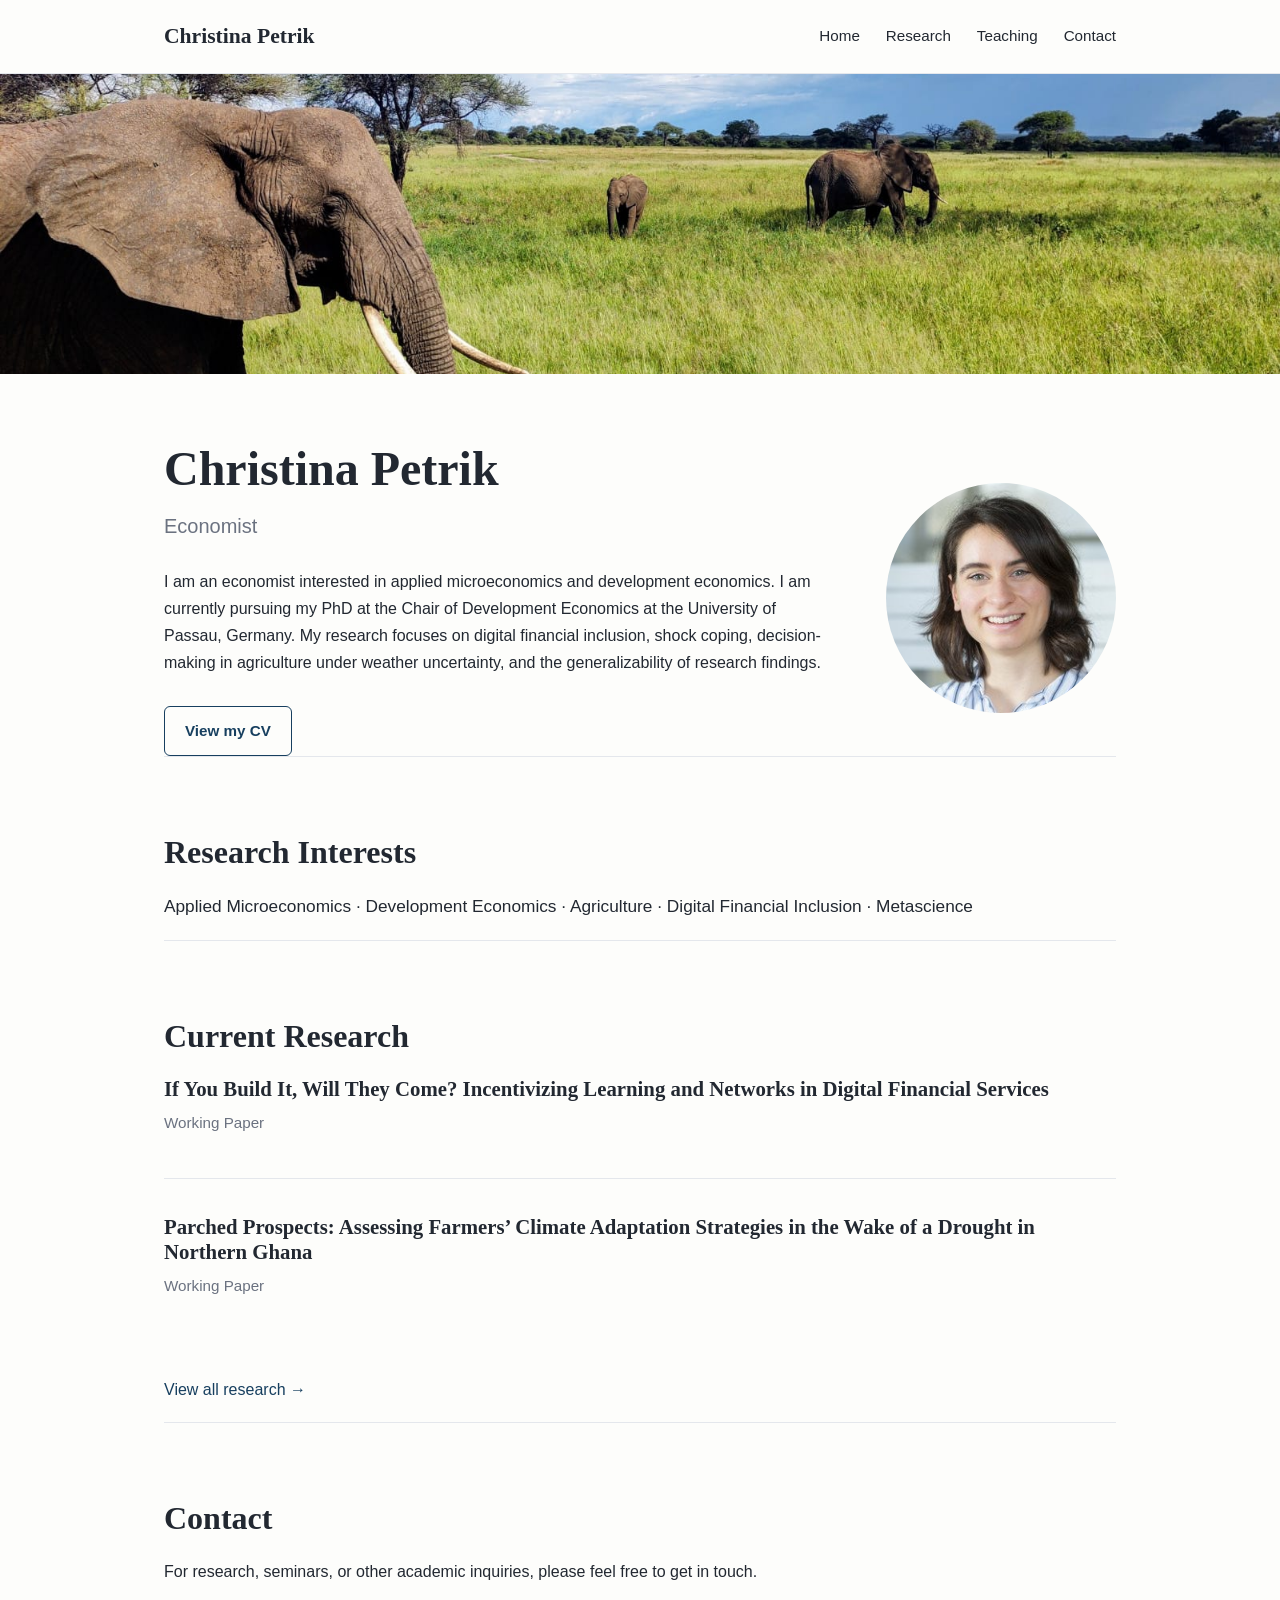
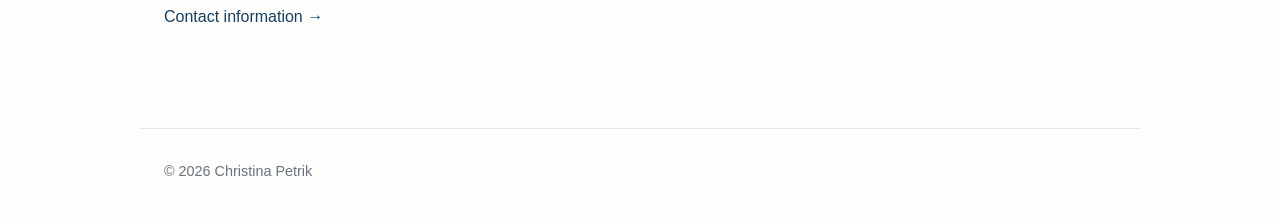
<file: index.html>
<!DOCTYPE html>
<html lang="en">

<head>
    <meta charset="UTF-8">
    <meta name="viewport"
          content="width=device-width, initial-scale=1.0">

    <meta
        name="description"
        content="Christina Petrik - Economist. Research,
        teaching, curriculum vitae, and contact information."
    >

       <meta name="google-site-verification" content="yaRU_UyNCIxmDwBL2a-Xsch4H7n5LRnbWL_2zCJ9XKk" />


    <title>Christina Petrik | Doctoral Researcher</title>

    <link rel="stylesheet" href="style.css">
</head>



<body>

    <!-- NAVIGATION -->
    <nav>
        <div class="nav-container">

            <a class="site-name" href="index.html">
                Christina Petrik
            </a>

            <div class="nav-links">
                <a href="index.html">Home</a>
                <a href="research.html">Research</a>
                <a href="teaching.html">Teaching</a>
                <a href="contact.html">Contact</a>
            </div>

        </div>
    </nav>


    <!-- BANNER IMAGE -->
    <div class="banner">
        <img
            src="images/banner.jpg"
            alt="Banner image"
        >
    </div>


    <!-- MAIN CONTENT -->
    <main class="container">

        <!-- INTRODUCTION -->
        <section class="hero">

            <!-- TEXT ON LEFT -->
            <div class="hero-text">

                <h1>Christina Petrik</h1>

                <p class="subtitle">
                    Economist
                </p>

                <p>
                    I am an economist interested in applied microeconomics and
                    development economics. I am currently pursuing my PhD at the
                    Chair of Development Economics at the University of Passau,
                    Germany. My research focuses on digital financial inclusion,
                    shock coping, decision-making in agriculture under weather
                    uncertainty, and the generalizability of research findings.
                </p>

                <!-- CV BUTTON -->
                <div class="buttons">

                    <a
                        class="button button-secondary"
                        href="CV_CP.pdf"
                        target="_blank"
                    >
                        View my CV
                    </a>

                </div>

            </div>


            <!-- PORTRAIT ON RIGHT -->
            <div class="hero-photo">

                <img
                    src="images/christina.jpg"
                    alt="Christina Petrik"
                >

            </div>

        </section>


        <!-- RESEARCH INTERESTS -->
        <section>

            <h2>Research Interests</h2>

            <p class="research-interests">
                Applied Microeconomics · Development Economics ·
                Agriculture · Digital Financial Inclusion · Metascience
            </p>

        </section>


        <!-- CURRENT RESEARCH -->
        <section>

            <h2>Current Research</h2>


            <!-- PAPER 1 -->
            <div class="research-item">

                <h3>
                    If You Build It, Will They Come?
                    Incentivizing Learning and Networks in Digital Financial Services
                </h3>

                <p class="research-meta">
                    Working Paper
                </p>

                <!--
                <p>
                    Despite the potential positive impacts of digital financial
                    services (DFS) on household welfare, adoption rates remain
                    low in some of the world's poorest countries. A key question
                    is whether households face behavioral, information, or
                    network frictions that marginal incentives can overcome,
                    and how these interact with uneven supply.

                    To investigate this, we conducted a randomized controlled
                    trial in Niger to estimate the effect of information
                    provision and a two-sided financial incentive on DFS
                    adoption, usage, and welfare. We further integrate spatial
                    data on agent networks to assess the role of supply-side
                    constraints on adoption.

                    We find that relaxing information constraints increases
                    awareness and only induces adoption for wealthier households
                    in the short term. By contrast, a modest financial incentive
                    provided to both the receiver and sender of a digital transfer
                    increases both adoption and usage by 200–500%, which persisted
                    over time.

                    This also led to greater savings via mobile money, a greater
                    likelihood of receiving transfers, and higher subjective
                    well-being. We develop a model of learning by doing with
                    network effects to disentangle the mechanisms behind these
                    results and find suggestive evidence for both channels.
                </p>
                -->

            </div>


            <!-- PAPER 2 -->
            <div class="research-item">

                <h3>
                    Parched Prospects: Assessing Farmers’ Climate Adaptation
                    Strategies in the Wake of a Drought in Northern Ghana
                </h3>

                <p class="research-meta">
                    Working Paper
                </p>

                <!--
                <p>
                    Farmers in Sub-Saharan Africa face increasingly frequent
                    weather shocks. A large literature documents their adverse
                    effects on agricultural production and rural livelihoods,
                    but less is known about how differences in weather shock
                    severity shape farmers’ immediate production responses and
                    forward-looking adaptation plans.

                    Using panel data on soybean farmers in northern Ghana, we
                    apply a difference-in-differences design to assess the
                    impacts of an exceptionally severe drought.

                    Our findings show that greater drought severity substantially
                    reduces soybean yields and revenues, but farmers cut labor
                    costs deliberately or because they do not cultivate at all.

                    Higher drought severity is also associated with a higher
                    likelihood of planning short- and long-term adaptation,
                    primarily driven by plans directly within agriculture such
                    as improving or changing agricultural technologies or
                    practices.
                </p>
                -->

            </div>


            <p>
                <a href="research.html">
                    View all research →
                </a>
            </p>

        </section>


        <!-- CONTACT -->
        <section>

            <h2>Contact</h2>

            <p>
                For research, seminars, or other academic inquiries,
                please feel free to get in touch.
            </p>

            <p>
                <a href="contact.html">
                    Contact information →
                </a>
            </p>

        </section>

    </main>


    <!-- FOOTER -->
    <footer>

        <p>
            © 2026 Christina Petrik
        </p>

    </footer>

</body>

</html>
</file>
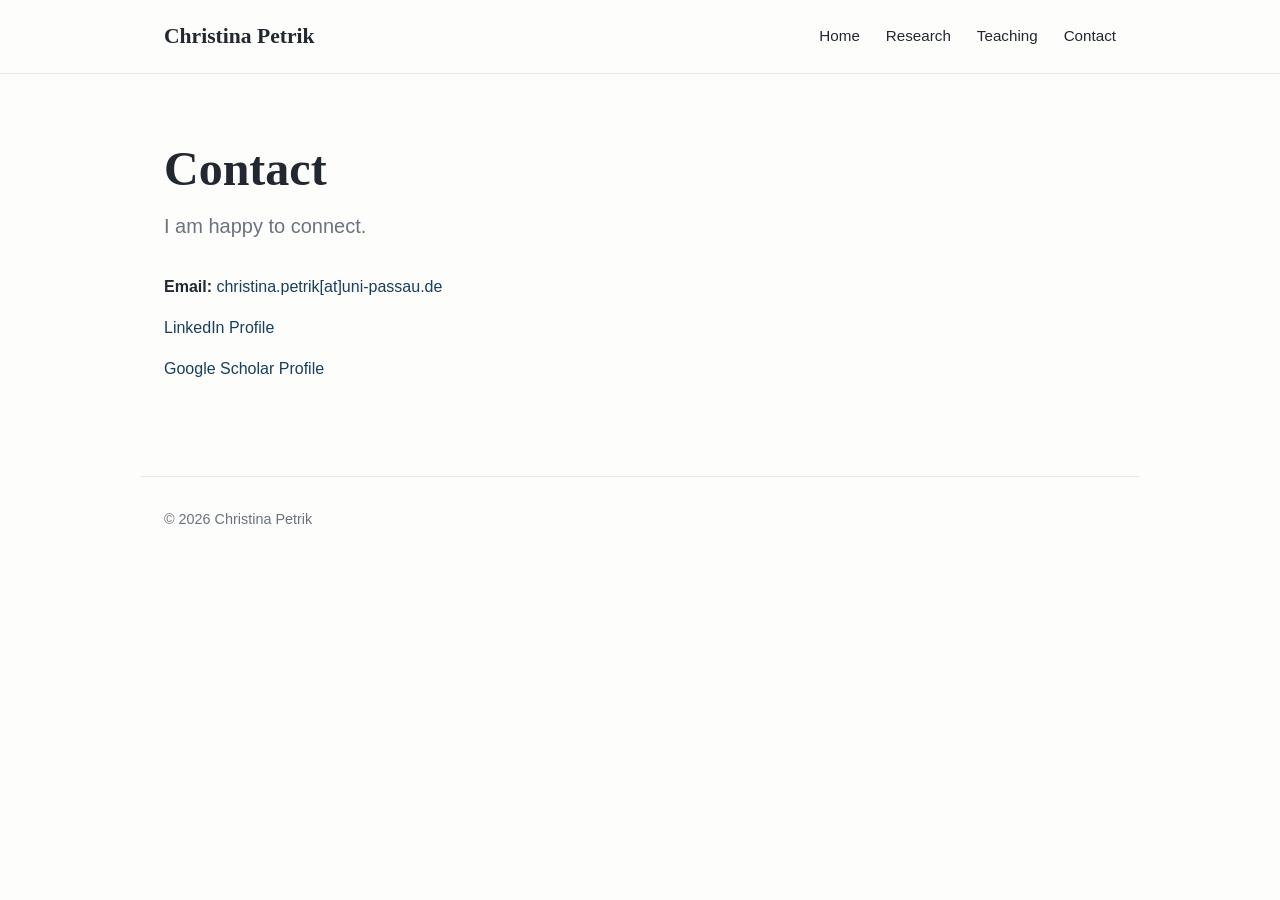
<file: contact.html>
<!DOCTYPE html>
<html lang="en">

<head>
    <meta charset="UTF-8">
    <meta name="viewport" content="width=device-width, initial-scale=1.0">

    <title>Contact | Christina Petrik</title>

    <link rel="stylesheet" href="style.css">
</head>

<body>

<nav>
    <div class="nav-container">

        <a class="site-name" href="index.html">
            Christina Petrik
        </a>

        <div class="nav-links">
            <a href="index.html">Home</a>
            <a href="research.html">Research</a>
            <a href="teaching.html">Teaching</a>
            <a href="contact.html">Contact</a>
        </div>

    </div>
</nav>


<main class="container">

    <h1>Contact</h1>

    <p class="subtitle">
        I am happy to connect.
    </p>


    <ul class="contact-list">

        <li>
            <strong>Email:</strong>
            <a href="mailto:christina.petrik@uni-passau.de">
                christina.petrik[at]uni-passau.de
            </a>
        </li>


        <li>
          
             <a href="https://de.linkedin.com/in/christina-petrik-62046a317">
                LinkedIn Profile
            </a>
        </li>

        <li>
           
            <a href="https://scholar.google.com/citations?view_op=search_authors&mauthors=christina+petrik&hl=de&oi=ao">
                Google Scholar Profile
            </a>
        </li>

     <!--   <li>
            <strong>GitHub:</strong>
            <a href="https://github.com/christinapetrik">
                github.com/christinapetrik
            </a>
        </li> -->

    </ul>

</main>


<footer>
    © 2026 Christina Petrik
</footer>

</body>
</html>
</file>
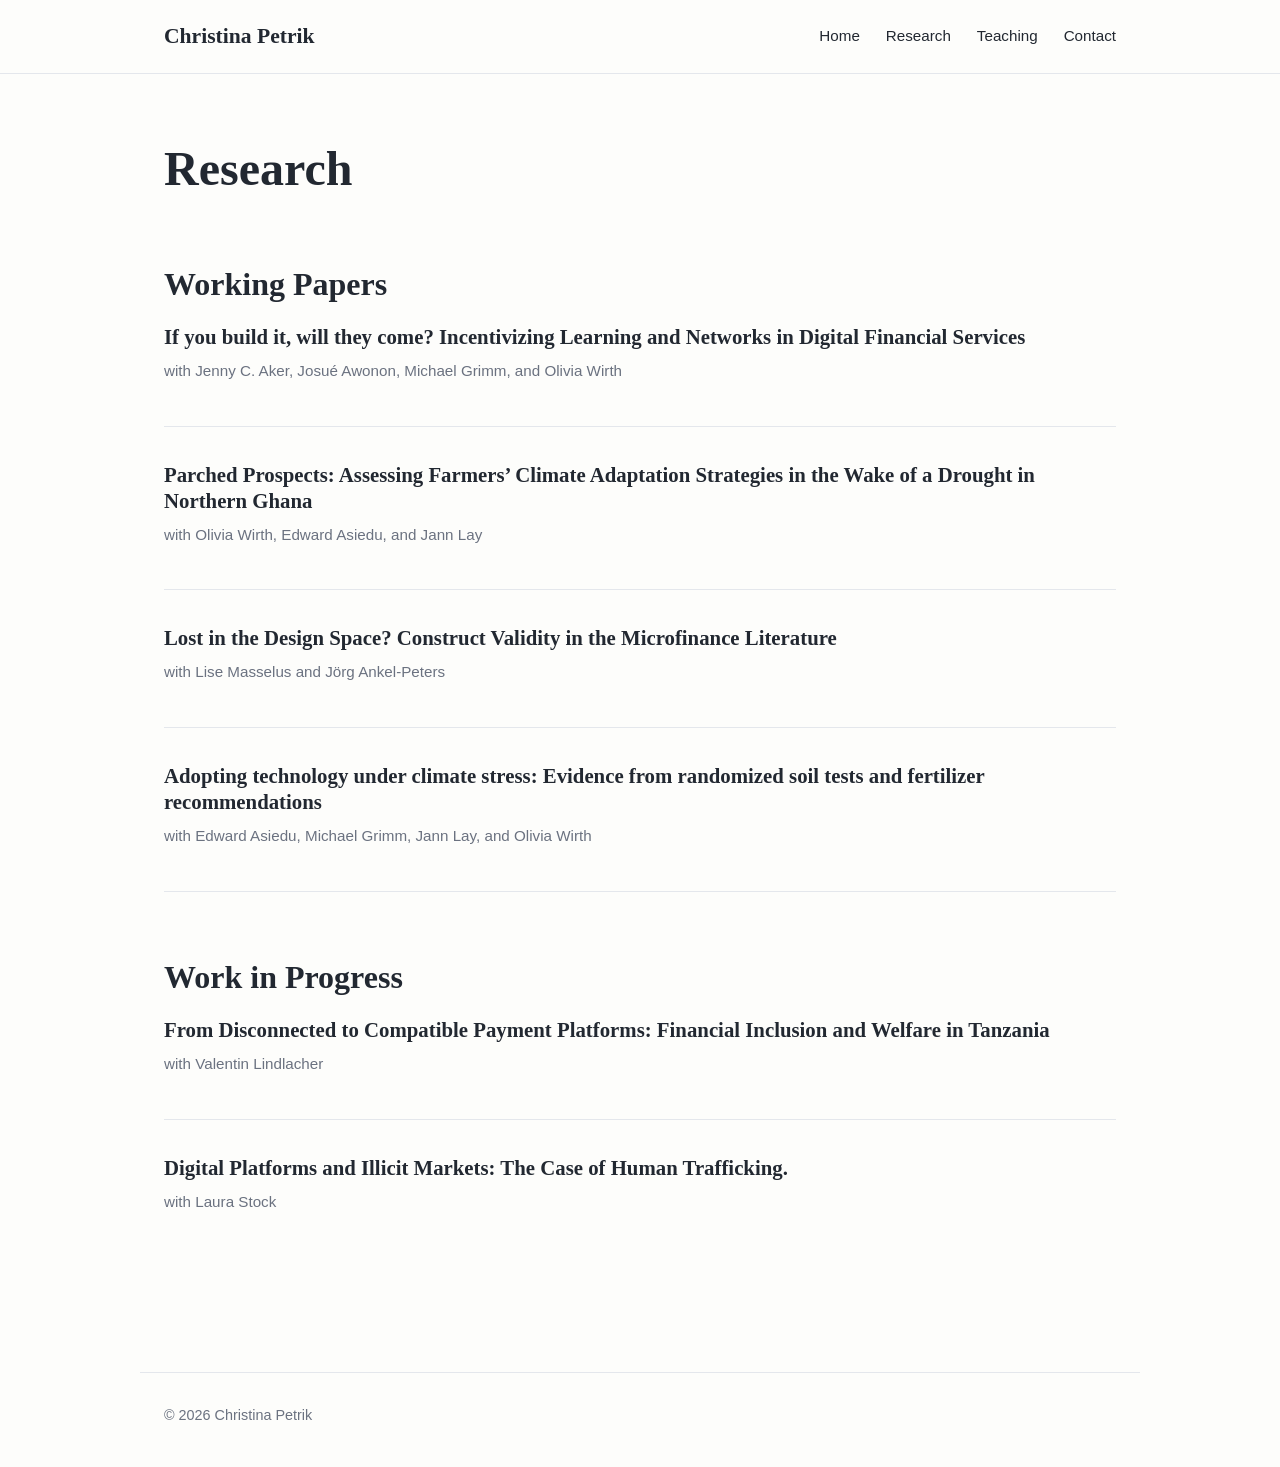
<file: research.html>
<!DOCTYPE html>
<html lang="en">

<head>
    <meta charset="UTF-8">
    <meta name="viewport" content="width=device-width, initial-scale=1.0">

    <title>Research | Christina Petrik</title>

    <link rel="stylesheet" href="style.css">
</head>

<body>

<nav>
    <div class="nav-container">

        <a class="site-name" href="index.html">
            Christina Petrik
        </a>

        <div class="nav-links">
            <a href="index.html">Home</a>
            <a href="research.html">Research</a>
            <a href="teaching.html">Teaching</a>
            <a href="contact.html">Contact</a>
        </div>

    </div>
</nav>


<main class="container">

    <h1>Research</h1>

   <!-- <p class="subtitle">
        Working papers, publications, and ongoing projects.
    </p> -->


    <h2>Working Papers</h2>


    <div class="research-item">

        <h3>
          If you build it, will they come? Incentivizing Learning and Networks in Digital Financial Services
        </h3>

        <p class="research-meta">
           with Jenny C. Aker, Josué Awonon, Michael Grimm, and Olivia Wirth
        </p>

       <!--  <p>
           Despite the potential positive impacts of digital financial services (DFS) on household welfare, adoption rates remain low in some of the world's poorest countries. A key question is whether households face behavioral, information or network frictions that marginal incentives can overcome, and how these interact with uneven supply. To investigate this, we conducted a randomized controlled trial in Niger to estimate the effect of information provision and a two-sided financial incentive on DFS adoption, usage and welfare. We further integrate spatial data on agent networks to assess the role of supply-side constraints on adoption. We find that relaxing information constraints increases awareness and only induces adoption for wealthier households in the short-term. By contrast, a modest financial incentive provided to both the receiver and sender of a digital transfer increases both adoption and usage by 200-500%, which persisted over time.  This also led to greater savings via mobile money, a greater likelihood of receiving transfers and higher subjective well-being. We develop a model of learning by doing with network effects to disentangle the mechanisms behind these results, and find suggestive evidence for both channels.
        </p> -->

      <!--  <div class="research-links">
            <a href="#">PDF</a>
            <a href="#">Slides</a>
            <a href="#">Data</a>
        </div>  -->

    </div>


    <div class="research-item">

        <h3>
            Parched Prospects: Assessing Farmers’ Climate Adaptation Strategies in the Wake of a Drought in Northern Ghana
        </h3>

        <p class="research-meta">
          with Olivia Wirth, Edward Asiedu, and Jann Lay
        </p>

      <!--   <p>
            Farmers in Sub-Saharan Africa face increasingly frequent weather shocks. A large literature documents their adverse effects on agricultural production and rural livelihoods, but less is known about how differences in weather shock severity shape farmers’ immediate production responses and forward-looking adaptation plans. Therefore, using panel data on soybean farmers in northern Ghana, we apply a difference-in-differences design to assess the impacts of an exceptionally severe drought. Our findings show that greater drought severity substantially reduces soybean yields and revenues, but farmers cut labor costs deliberately or because they do not cultivate at all.  
Higher drought severity is also associated with a higher likelihood to plan short- and long-term adaptation, primarily driven by plans directly within agriculture such as improving or changing agricultural technologies or practices. 
        </p> -->

      <!--  <div class="research-links">
            <a href="#">PDF</a>
            <a href="#">Slides</a>
        </div> -->

    </div>



    <div class="research-item">

        <h3>
Lost in the Design Space? Construct Validity in the Microfinance Literature

            
        </h3>

        <p class="research-meta">
           with Lise Masselus and Jörg Ankel-Peters
        </p>

     <!--    <p>
          Our paper examines construct validity, an often neglected yet important element affecting the generalizability of individual study results. Construct validity deals with how the operationalization of a treatment corresponds to the broader construct it intends to speak to. The universe of potential operationalizations is referred to as the design space. As an empirical example, we systematically review 45 microfinance Randomized Controlled Trials to estimate the size of the design space. We demonstrate that variations in the treatment operationalization matter for the observed effect. We also show that most papers generalize from the operationalized treatment to a broad construct, mostly without acknowledging underlying assumptions. We conclude by calling for a humbler inference at the individual study level and argue that global learning in literatures requires an explicit framework in the spirit of abductive inference or Lakatosian research programs.
        </p> -->

      <!--  <div class="research-links">
            <a href="#">PDF</a>
            <a href="#">Slides</a>
            <a href="#">Data</a>
        </div>  -->

    </div>


    <div class="research-item">

        <h3>
            Adopting technology under climate stress: Evidence from randomized soil tests and fertilizer recommendations
        </h3>

        <p class="research-meta">
          with Edward Asiedu, Michael Grimm, Jann Lay, and Olivia Wirth
        </p>

       <!--   <p>
            
        </p>

      <div class="research-links">
            <a href="#">PDF</a>
            <a href="#">Slides</a>
        </div> -->

    </div>




    


    <h2>Work in Progress</h2>

    <div class="research-item">

        <h3>
            From Disconnected to Compatible Payment Platforms: Financial Inclusion and Welfare in Tanzania
        </h3>

        <p class="research-meta">
            with Valentin Lindlacher 
        </p>

        <!--  <p>
            Brief explanation of the project.
        </p> -->

    </div>


        <div class="research-item">

        <h3>
           Digital Platforms and Illicit Markets: The Case of Human Trafficking.
        </h3>

        <p class="research-meta">
            with Laura Stock
        </p>

        <!--  <p>
            Brief explanation of the project.
        </p> -->

    </div>

 <!--    <h2>Publications</h2>

    <div class="research-item">

        <h3>
            Publication Title
        </h3>

        <p class="research-meta">
            Journal Name, 2026
        </p>

        <div class="research-links">
            <a href="#">Journal</a>
            <a href="#">PDF</a>
        </div>

    </div>  -->

</main>


<footer>
    © 2026 Christina Petrik
</footer>

</body>
</html>
</file>
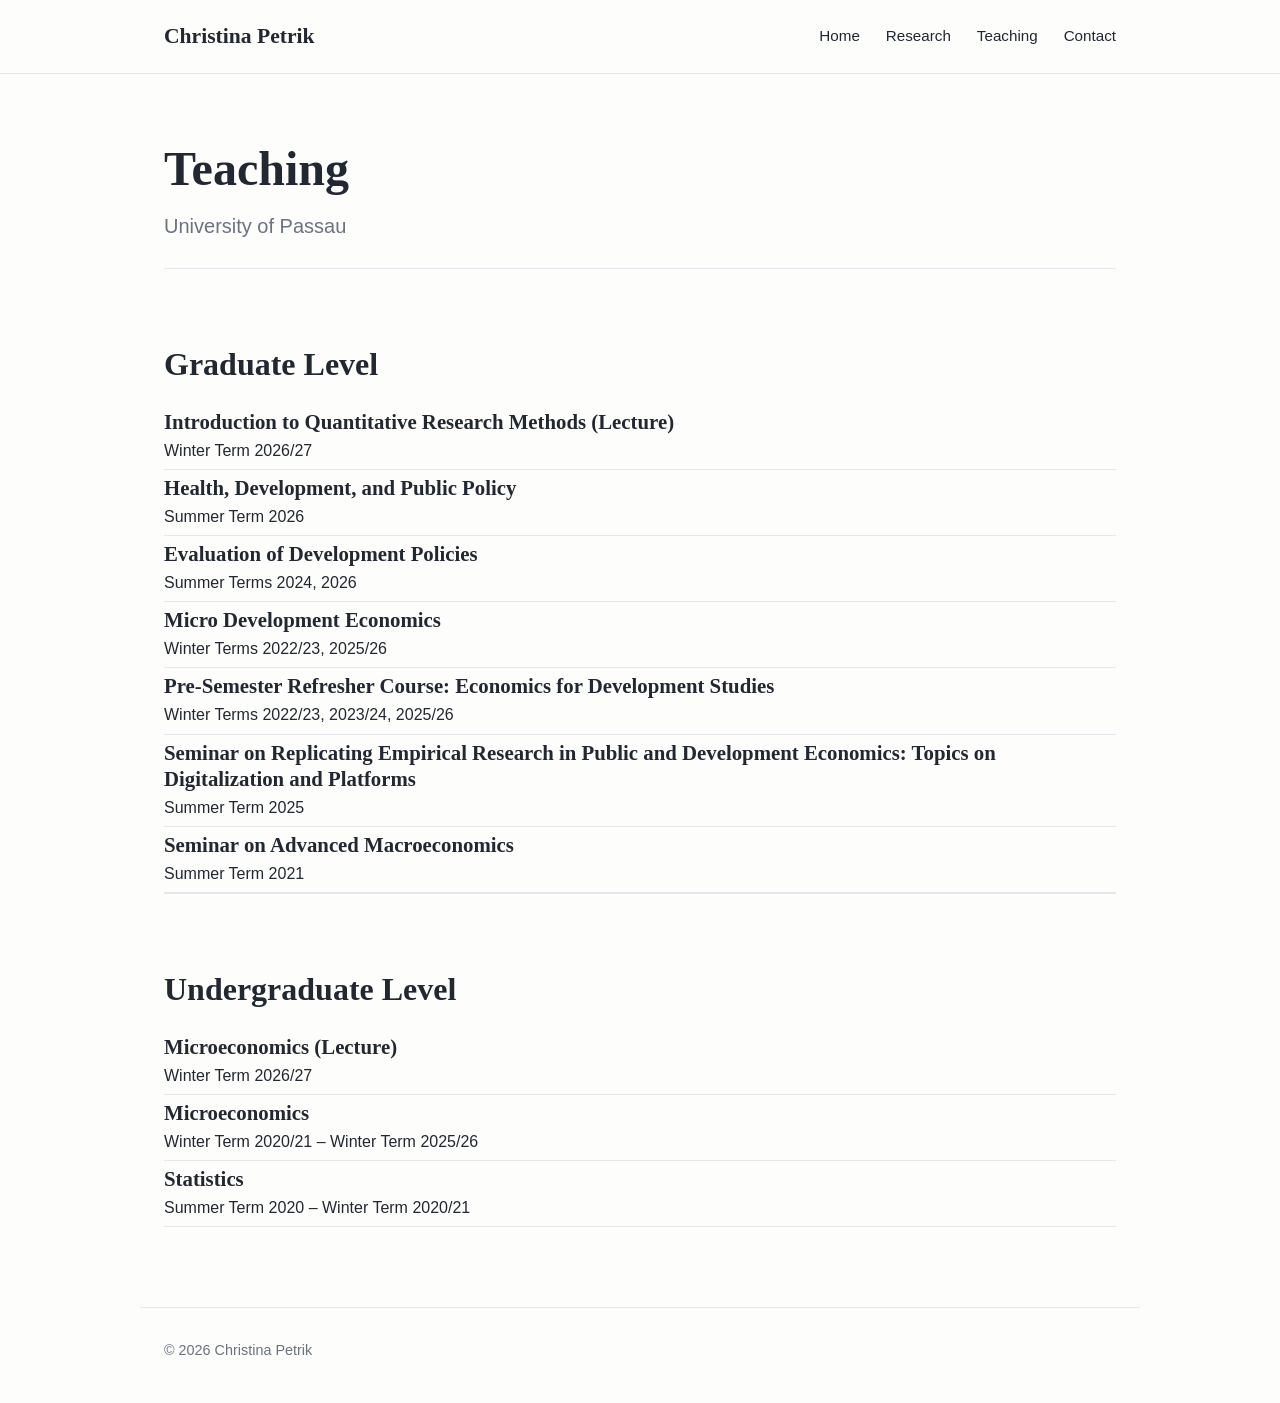
<file: teaching.html>
<!DOCTYPE html>
<html lang="en">

<head>
    <meta charset="UTF-8">
    <meta name="viewport" content="width=device-width, initial-scale=1.0">

    <meta
        name="description"
        content="Teaching experience of Christina Petrik at the University of Passau."
    >

    <title>Teaching | Christina Petrik</title>

    <link rel="stylesheet" href="style.css">
</head>

<body>

    <!-- NAVIGATION -->
    <nav>
        <div class="nav-container">

            <a class="site-name" href="index.html">
                Christina Petrik
            </a>

            <div class="nav-links">
                <a href="index.html">Home</a>
                <a href="research.html">Research</a>
                <a href="teaching.html">Teaching</a>
                <a href="contact.html">Contact</a>
            </div>

        </div>
    </nav>


    <!-- MAIN CONTENT -->
    <main class="container">

        <h1>Teaching</h1>

        <p class="subtitle">
            University of Passau
        </p>


        <!-- GRADUATE LEVEL -->
        <section class="teaching-section">

            <h2 class="teaching-level">Graduate Level</h2>

   <div class="course">
                <h3> Introduction to Quantitative Research Methods (Lecture) </h3>
                <p class="course-term">
                    Winter Term 2026/27
                </p>
            </div>

            
            <div class="course">
                <h3>Health, Development, and Public Policy</h3>
                <p class="course-term">
                    Summer Term 2026
                </p>
            </div>

            <div class="course">
                <h3>Evaluation of Development Policies</h3>
                <p class="course-term">
                    Summer Terms 2024, 2026
                </p>
            </div>

            <div class="course">
                <h3>Micro Development Economics</h3>
                <p class="course-term">
                    Winter Terms 2022/23, 2025/26
                </p>
            </div>

            <div class="course">
                <h3>
                    Pre-Semester Refresher Course:
                    Economics for Development Studies
                </h3>

                <p class="course-term">
                    Winter Terms 2022/23, 2023/24, 2025/26
                </p>
            </div>

            <div class="course">
                <h3>
                    Seminar on Replicating Empirical Research in Public and
                    Development Economics: Topics on Digitalization and Platforms
                </h3>

                <p class="course-term">
                    Summer Term 2025
                </p>
            </div>

            <div class="course">
                <h3>
                    Seminar on Advanced Macroeconomics
                </h3>

                <p class="course-term">
                    Summer Term 2021
                </p>
            </div>

        </section>


        <!-- UNDERGRADUATE LEVEL -->
        <section class="teaching-section">

            <h2 class="teaching-level">
                Undergraduate Level
            </h2>

                    <div class="course">
                <h3>Microeconomics (Lecture)</h3>

                <p class="course-term">
                    Winter Term 2026/27
                </p>
            </div>

            <div class="course">
                <h3>Microeconomics</h3>

                <p class="course-term">
                    Winter Term 2020/21 – Winter Term 2025/26
                </p>
            </div>

            <div class="course">
                <h3>Statistics</h3>

                <p class="course-term">
                    Summer Term 2020 – Winter Term 2020/21
                </p>
            </div>

        </section>

    </main>


    <!-- FOOTER -->
    <footer>
        <p>
            © 2026 Christina Petrik
        </p>
    </footer>

</body>

</html>
</file>
<file: style.css>
/* =========================
   BASIC SETTINGS
   ========================= */

:root {
    --background:  #fdfdfb;
    --text: #222831;
    --muted: #6b7280;
    --accent: #173f5f;
    --accent-hover: #0f2f47;
    --accent-light: #eef4f8;
    --border: #e4e7ec;
    --white: #ffffff;
    --max-width: 1000px;
}

* {
    box-sizing: border-box;
}

html {
    scroll-behavior: smooth;
}

body {
    margin: 0;
    font-family: -apple-system, BlinkMacSystemFont, "Segoe UI",
        Roboto, Arial, sans-serif;
    background: var(--background);
    color: var(--text);
    line-height: 1.7;
}


/* =========================
   LINKS
   ========================= */

a {
    color: var(--accent);
    text-decoration: none;
}

a:hover {
    text-decoration: underline;
}


/* =========================
   NAVIGATION
   ========================= */

nav {
    background: var(--background);
    border-bottom: 1px solid var(--border);
}

.nav-container {
    max-width: var(--max-width);
    margin: 0 auto;
    padding: 18px 24px;

    display: flex;
    justify-content: space-between;
    align-items: center;
}

.site-name {
    font-family: Georgia, "Times New Roman", serif;
    font-size: 1.35rem;
    font-weight: bold;
    color: var(--text);
}

.site-name:hover {
    text-decoration: none;
    color: var(--accent);
}

.nav-links {
    display: flex;
    gap: 26px;
}

.nav-links a {
    color: var(--text);
    font-size: 0.95rem;
    font-weight: 500;
}

.nav-links a:hover {
    color: var(--accent);
    text-decoration: none;
}


/* =========================
   BANNER
   ========================= */

.banner {
    width: 100%;
    height: 300px;
    overflow: hidden;
    background: var(--accent-light);
}

.banner img {
    width: 100%;
    height: 100%;
    object-fit: cover;
    object-position: center;
    display: block;
}


/* =========================
   MAIN CONTAINER
   ========================= */

.container {
    max-width: var(--max-width);
    margin: 0 auto;
    padding: 65px 24px 80px;
}


/* =========================
   TYPOGRAPHY
   ========================= */

h1,
h2,
h3 {
    font-family: Georgia, "Times New Roman", serif;
    color: var(--text);
    line-height: 1.25;
}

h1 {
    font-size: 3rem;
    margin-top: 0;
    margin-bottom: 10px;
}

h2 {
    font-size: 2rem;
    margin-top: 65px;
    margin-bottom: 20px;
}

h3 {
    font-size: 1.3rem;
    margin-top: 0;
    margin-bottom: 8px;
}

p {
    margin-top: 0;
    margin-bottom: 18px;
}

.subtitle {
    color: var(--muted);
    font-size: 1.25rem;
    margin-bottom: 25px;
}


/* =========================
   HERO / INTRODUCTION
   ========================= */

.hero {
    display: flex;
    align-items: center;
    justify-content: space-between;
    gap: 60px;
}

.hero-text {
    flex: 1;
}

.hero-photo {
    flex-shrink: 0;
    margin-left: auto;
}

.hero-photo img {
    width: 230px;
    height: 230px;
    object-fit: cover;
    border-radius: 50%;
    display: block;
}


/* =========================
   BUTTONS
   ========================= */

.buttons {
    display: flex;
    gap: 12px;
    flex-wrap: wrap;
    margin-top: 30px;
}

.button {
    display: inline-block;

    padding: 11px 20px;

    background: var(--accent);
    color: var(--white);

    border: 1px solid var(--accent);
    border-radius: 6px;

    font-weight: 600;
    font-size: 0.95rem;

    transition:
        background 0.2s ease,
        color 0.2s ease,
        transform 0.2s ease;
}

.button:hover {
    background: var(--accent-hover);
    border-color: var(--accent-hover);
    text-decoration: none;
    transform: translateY(-1px);
}

.button-secondary {
    background: transparent;
    color: var(--accent);
}

.button-secondary:hover {
    background: var(--accent-light);
    color: var(--accent-hover);
}


/* =========================
   SECTIONS
   ========================= */

main section:not(.hero) {
    border-top: 1px solid var(--border);
    padding-top: 10px;
}


/* =========================
   RESEARCH INTERESTS
   ========================= */

.research-interests {
    font-size: 1.08rem;
    color: var(--text);
}


/* =========================
   RESEARCH ITEMS
   ========================= */

.research-item {
    margin-bottom: 35px;
    padding-bottom: 30px;
    border-bottom: 1px solid var(--border);
}

.research-item:last-of-type {
    border-bottom: none;
}

.research-meta {
    color: var(--muted);
    font-size: 0.95rem;
    margin-bottom: 12px;
}

.research-links {
    margin-top: 12px;
}

.research-links a {
    margin-right: 18px;
    font-weight: 600;
}


/* =========================
   TEACHING
   ========================= */

.course {
    padding: 5px 0;
    border-bottom: 1px solid var(--border);
}

.course h3 {
    margin: 0 0 2px;
}

.course-term {
    margin: 0;
}

/* =========================
   CV
   ========================= */

.cv-box {
    background: var(--accent-light);
    border: 1px solid var(--border);
    border-radius: 8px;
    padding: 30px;
    margin-top: 30px;
}

.cv-box h2 {
    margin-top: 0;
}


/* =========================
   CONTACT
   ========================= */

.contact-list {
    list-style: none;
    padding: 0;
    margin: 30px 0 0;
}

.contact-list li {
    margin-bottom: 14px;
}


/* =========================
   FOOTER
   ========================= */

footer {
    max-width: var(--max-width);
    margin: 0 auto;

    padding: 30px 24px 40px;

    border-top: 1px solid var(--border);

    color: var(--muted);
    font-size: 0.9rem;
}

footer p {
    margin: 0;
}


/* =========================
   TABLETS
   ========================= */

@media (max-width: 850px) {

    .hero {
        gap: 35px;
    }

    .hero-photo img {
        width: 200px;
        height: 200px;
    }

    h1 {
        font-size: 2.6rem;
    }
}


/* =========================
   MOBILE SCREENS
   ========================= */

@media (max-width: 768px) {

    .hero {
        display: flex;
        flex-direction: column-reverse;
        align-items: flex-start;
        gap: 20px;
    }

    .hero-photo {
        margin: 0;
        flex-shrink: 0;
    }

    .hero-text {
        width: 100%;
        flex: none;
    }

    .container {
        padding-top: 30px;
    }

}

/* =========================
   VERY SMALL SCREENS
   ========================= */

@media (max-width: 420px) {

    .banner {
        height: 160px;
    }

    .hero-photo img {
        width: 150px;
        height: 150px;
    }

    h1 {
        font-size: 2rem;
    }

    .buttons {
        flex-direction: column;
    }

    .button {
        width: 100%;
    }
}

/* =========================
   LARGE SCREENS
   ========================= */
/* Large screens */
/* Banner */
.banner {
    width: 100%;
    max-width: none;
    overflow: hidden;
}

.banner img {
    display: block;
    width: 100%;
    height: 300px;
    object-fit: cover;
    object-position: center;
}

/* Larger monitors */
@media (min-width: 1600px) {
    .banner img {
        height: 420px;
    }
}


/* body {
    background: lightblue !important;
} */
</file>
